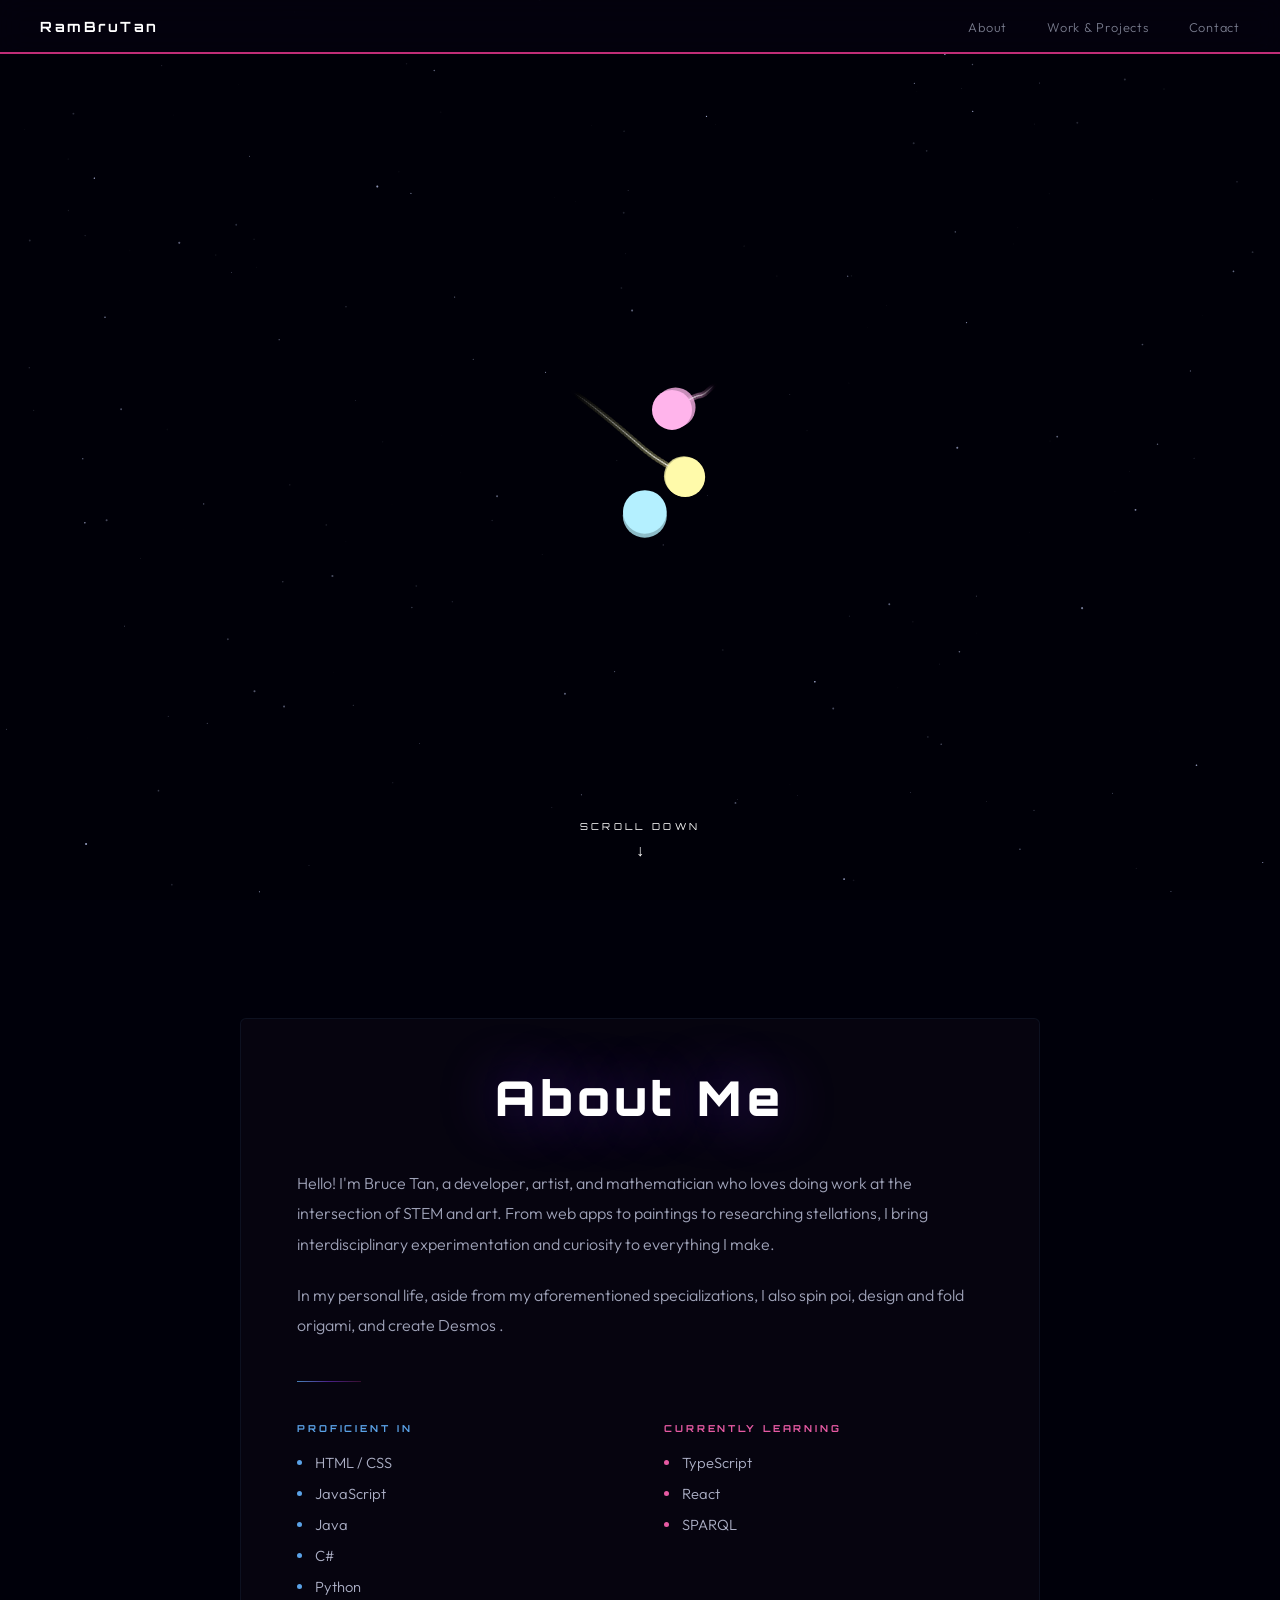
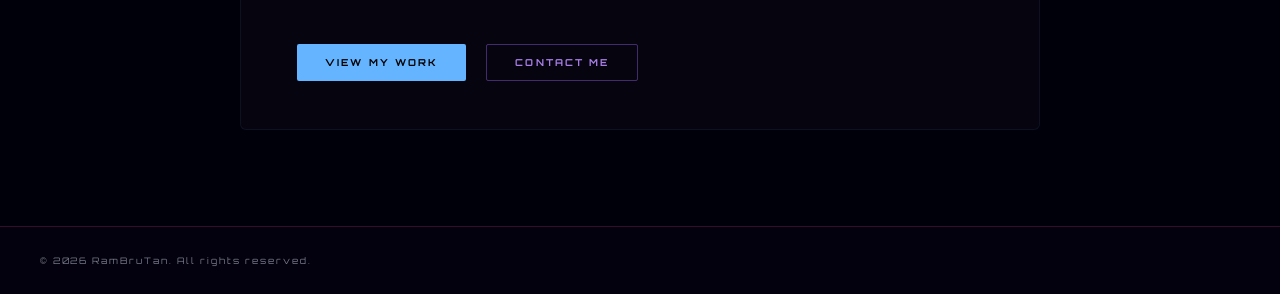
<file: index.html>
<!DOCTYPE html>
<html lang="en">
<head>
  <meta charset="UTF-8" />
  <meta name="viewport" content="width=device-width, initial-scale=1.0" />
  <title>RamBruTan — Portfolio</title>

  <link rel="preconnect" href="https://fonts.googleapis.com" />
  <link rel="preconnect" href="https://fonts.gstatic.com" crossorigin />
  <link href="https://fonts.googleapis.com/css2?family=Orbitron:wght@400;700;900&family=Outfit:wght@300;400;500&display=swap" rel="stylesheet" />

  <link rel="stylesheet" href="global.css" />
</head>
<body class="page-index">

  <!-- Fixed canvas background, never scrolls -->
  <canvas id="canvas"></canvas>

  <!-- Fixed nav sits above the canvas -->
  <nav>
    <a href="https://github.com/RamBruTan" class="nav-logo">RamBruTan<span class="accent"></span></a>
    <ul class="nav-links">
      <li><a href="#about">About</a></li>
      <li><a href="projects.html">Work & Projects</a></li>
      <li><a href="contact.html">Contact</a></li>
    </ul>
  </nav>

  <!-- Everything inside main scrolls over the fixed canvas -->
  <main>

    <!-- Hero transparent spacer, shows the canvas behind it -->
    <section id="hero">
      <!-- Scroll hint — absolutely anchored to the bottom of the hero spacer -->
      <div id="scroll-hint">
        <span>Scroll Down</span>
        <span class="arrow">↓</span>
      </div>
    </section>

    <!-- About content on a semi-transparent card -->
    <section id="about">
      <div class="about-card">

        <h1 class="about-heading">About Me</h1>

        <p class="about-bio">
          Hello! I'm Bruce Tan, a developer, artist, and
          mathematician who loves doing work at the intersection of STEM and art.
          From web apps to paintings to researching stellations, I bring interdisciplinary
          experimentation and curiosity to everything I make.
        </p>
        <p class="about-bio">
          In my personal life, aside from my aforementioned specializations, I also spin poi,
          design and fold origami, and create Desmos .
        </p>

        <div class="divider"></div>

        <div class="skills-grid">
          <div>
            <p class="skills-column-label blue">Proficient In</p>
            <ul class="skills-list">
              <li><span class="sk b"></span>HTML / CSS</li>
              <li><span class="sk b"></span>JavaScript</li>
              <li><span class="sk b"></span>Java</li>
              <li><span class="sk b"></span>C#</li>
              <li><span class="sk b"></span>Python</li>
            </ul>
          </div>
          <div>
            <p class="skills-column-label pink">Currently Learning</p>
            <ul class="skills-list">
              <li><span class="sk m"></span>TypeScript</li>
              <li><span class="sk m"></span>React</li>
              <li><span class="sk m"></span>SPARQL</li>
            </ul>
          </div>
        </div>

        <div class="button-row">
          <a href="projects.html" class="btn btn-solid">View My Work</a>
          <a href="contact.html"  class="btn btn-outline">Contact Me</a>
        </div>

      </div>
    </section>

  </main>

  <footer>
    <span class="footer-text">© 2026 RamBruTan. All rights reserved.</span>
  </footer>


  <script>

    const canvas = document.getElementById('canvas');
    const ctx    = canvas.getContext('2d');
    const DPR    = Math.min(window.devicePixelRatio || 1, 2);

    let canvasWidth  = 0;
    let canvasHeight = 0;

    function resizeCanvas() {
      canvasWidth  = window.innerWidth;
      canvasHeight = window.innerHeight;
      canvas.width  = Math.round(canvasWidth  * DPR);
      canvas.height = Math.round(canvasHeight * DPR);
      canvas.style.width  = canvasWidth  + 'px';
      canvas.style.height = canvasHeight + 'px';
      ctx.setTransform(DPR, 0, 0, DPR, 0, 0);
      rebuildStars();
    }

    window.addEventListener('resize', resizeCanvas);


    // star background

    const STAR_COUNT = 220;
    let stars = [];

    function rebuildStars() {
      stars = [];
      for (let i = 0; i < STAR_COUNT; i++) {
        stars.push({
          x:         Math.random() * canvasWidth,
          y:         Math.random() * canvasHeight,
          radius:    Math.random() * 0.9 + 0.15,
          baseAlpha: Math.random() * 0.5 + 0.12,
          phase:     Math.random() * Math.PI * 2,
          frequency: Math.random() * 0.5 + 0.2,
        });
      }
    }

    function drawStars(timeSeconds) {
      for (const star of stars) {
        const alpha = star.baseAlpha * (0.5 + 0.5 * Math.sin(timeSeconds * star.frequency + star.phase));
        ctx.beginPath();
        ctx.arc(star.x, star.y, star.radius, 0, Math.PI * 2);
        ctx.fillStyle = `rgba(200, 210, 255, ${alpha.toFixed(3)})`;
        ctx.fill();
      }
    }


    // Mouse tracking

    let mouseX = 0;
    let mouseY = 0;

    document.addEventListener('mousemove', function(event) {
      mouseX = event.clientX;
      mouseY = event.clientY;
    });


    // Physics constants

    const DOT_RADIUS       = 20;
    const DOT_MASS         = 1;
    const CURSOR_MASS      = 3;
    const G_CONSTANT       = 10;
    const SOFTENING_RADIUS = 120;   // prevents runaway acceleration up close
    const DAMPING          = 0.980;
    const MAX_SPEED        = 5;
    const RETURN_FORCE     = 1;

    // Trail constants
    const TRAIL_MAX_LENGTH  = 120;   // number of positions stored per dot
    const TRAIL_LINE_WIDTH  = 1.2;   // width of the white center line
    const TRAIL_GLOW_WIDTH  = 6;     // width of the colored glow pass

    // Upward acceleration applied as user scrolls down
    const LAUNCH_ACCELERATION = 5;

    // Dot definitions

    const DOT_COLORS = [
      '#fffaaa',  // pastel yellow
      '#ffb4eb',  // pastel magenta
      '#b4f0ff',  // pastel cyan
    ];

    const SPAWN_OFFSETS = [
      { x: -0.40, y: -0.26 },
      { x:  0.40, y: -0.32 },
      { x:  0.00, y:  0.44 },
    ];

    const dots = DOT_COLORS.map(function(color, index) {
      return {
        color:    color,
        x:        0,
        y:        0,
        vx:       0,
        vy:       0,
        born:     false,
        popScale: 0,
        popStart: 0,
        index:    index,
        trail:    [],   // stores {x, y} history for the path line
      };
    });


    // Animation State

    let animationStartTime = null;
    let lastFrameTime      = 0;
    let allDotsSpawnedAt   = null;
    let hasScrolled        = false;


    // Easing

    function easeOutBack(t) {
      const c1 = 1.70158;
      const c3 = c1 + 1;
      return 1 + c3 * Math.pow(t - 1, 3) + c1 * Math.pow(t - 1, 2);
    }


    // Scroll hint, fades in after dots finish spawning
    function showScrollHint() {
      document.getElementById('scroll-hint').style.opacity = '1';
    }

    // Scroll progress: 0 at top of page, 1 when about section reaches top of viewport
    let scrollProgress = 0;

    // Scroll listener, fades hint out linearly as user scrolls toward about section
    window.addEventListener('scroll', function() {
      const hint     = document.getElementById('scroll-hint');
      const aboutTop = document.getElementById('about').getBoundingClientRect().top + window.scrollY;
      const scrolled = Math.min(Math.max(window.scrollY, 0), aboutTop);
      const progress = aboutTop > 0 ? scrolled / aboutTop : 0;
      scrollProgress = progress;
      hint.style.transition = 'none';
      hint.style.opacity    = (1.0 - progress).toFixed(3);
    });

    /* AUTOMATIC SCROLL DOWN CODE
    function triggerScrollTransition() {
      document.getElementById('hero-hint').classList.add('hide');

      // Custom scroll, browser's built-in 'smooth' gives no control over duration or easing curve, so drive it manually with rAF

      const scrollStart    = window.scrollY;
      const scrollTarget   = document.getElementById('about').getBoundingClientRect().top + scrollStart;
      const scrollDistance = scrollTarget - scrollStart;

      // Total duration in milliseconds, increase to slow down
      const DURATION = 1800;

      // Ease-in-out sine: slow start, smooth middle, slow finish
      function easeInOutSine(t) {
        return -(Math.cos(Math.PI * t) - 1) / 2;
      }

      let startTime = null;

      function scrollStep(timestamp) {
        if (startTime === null) startTime = timestamp;

        const elapsed  = timestamp - startTime;
        const progress = Math.min(elapsed / DURATION, 1);   // clamp 0..1
        const eased    = easeInOutSine(progress);

        window.scrollTo(0, scrollStart + scrollDistance * eased);

        if (progress < 1) {
          requestAnimationFrame(scrollStep);
        }
      }

      requestAnimationFrame(scrollStep);
    }
    */


    // Update physics

    function updatePhysics(timestamp) {

      if (animationStartTime === null) {
        animationStartTime = timestamp;
        mouseX = canvasWidth  * 0.5;
        mouseY = canvasHeight * 0.5;
      }

      const elapsedSeconds = (timestamp - animationStartTime) / 1000;
      const deltaTime      = Math.min((timestamp - (lastFrameTime || timestamp)) / 1000, 0.05);
      lastFrameTime = timestamp;

      // Spawn dots at 0.5s, 0.83s, 1.16s
      for (let i = 0; i < 3; i++) {
        if (!dots[i].born && elapsedSeconds >= 0.5 + i * 0.33) {
          const span  = Math.min(canvasWidth, canvasHeight) * 0.22;
          dots[i].x   = canvasWidth  * 0.5 + SPAWN_OFFSETS[i].x * span + (Math.random() - 0.5) * 20;
          dots[i].y   = canvasHeight * 0.5 + SPAWN_OFFSETS[i].y * span + (Math.random() - 0.5) * 20;
          dots[i].vx  = (Math.random() - 0.5) * 0.6;
          dots[i].vy  = (Math.random() - 0.5) * 0.6;
          dots[i].born     = true;
          dots[i].popStart = timestamp;
          if (i === 2) allDotsSpawnedAt = timestamp;
        }
      }

      // Trigger scroll hint after all 3 born + 0.5s pause
      if (allDotsSpawnedAt !== null && !hasScrolled) {
        if ((timestamp - allDotsSpawnedAt) / 1000 >= 0.55 + 0.50) {
          hasScrolled = true;
          showScrollHint();
        }
      }

      // Gravity
      const softenSquared = SOFTENING_RADIUS * SOFTENING_RADIUS;

      for (let i = 0; i < 3; i++) {
        const dot = dots[i];
        if (!dot.born) continue;

        // Pop-in scale
        const popProgress = Math.min((timestamp - dot.popStart) / 550, 1);
        dot.popScale = popProgress < 1 ? Math.max(0, easeOutBack(popProgress)) : 1;

        // Zero velocity once dot has flown above the page and about is fully in view.
        // When scrolling back up (scrollProgress < scrollThreshold) this is false and it falls back.
        const scrollThreshold = 0.8   // 0 to 1
        if (dot.y < -canvasHeight && scrollProgress >= scrollThreshold) {
          dot.vx = 0;
          dot.vy = 0;
        }

        if (scrollProgress >= scrollThreshold) {
          // Scrolled down state: on the about section
          // Cursor force disabled, constant upward acceleration applied.
          dot.vy -= LAUNCH_ACCELERATION * deltaTime;

          // Gravity from other dots
          for (let j = 0; j < 3; j++) {
            if (i === j || !dots[j].born) continue;
            const dx = dots[j].x - dot.x;
            const dy = dots[j].y - dot.y;
            let softenedDistSq = dx * dx + dy * dy + softenSquared;
            let dist = Math.sqrt(dx * dx + dy * dy) || 0.001;
            let acceleration = (G_CONSTANT * DOT_MASS) / softenedDistSq;
            dot.vx += (dx / dist) * acceleration * deltaTime;
            dot.vy += (dy / dist) * acceleration * deltaTime;
          }

          // Return force on sides and bottom only — top is open so dots can fly out
          if (dot.x < 0)            dot.vx += RETURN_FORCE * (-dot.x / canvasWidth);
          if (dot.x > canvasWidth)  dot.vx -= RETURN_FORCE * ((dot.x - canvasWidth) / canvasWidth);
          if (dot.y > canvasHeight) dot.vy -= RETURN_FORCE * ((dot.y - canvasHeight) / canvasHeight);

        } else {
          // Normal state: scrollProgress < scrollThreshold, full physics as usual
          // Attraction from cursor
          let dx = mouseX - dot.x;
          let dy = mouseY - dot.y;
          let dist = Math.sqrt(dx * dx + dy * dy) || 0.001;
          dot.vx += (dx / dist) * G_CONSTANT * deltaTime;
          dot.vy += (dy / dist) * G_CONSTANT * deltaTime;

          // Gravity from other dots
          for (let j = 0; j < 3; j++) {
            if (i === j || !dots[j].born) continue;
            dx = dots[j].x - dot.x;
            dy = dots[j].y - dot.y;
            let softenedDistSq = dx * dx + dy * dy + softenSquared;
            dist = Math.sqrt(dx * dx + dy * dy) || 0.001;
            let acceleration = (G_CONSTANT * DOT_MASS) / softenedDistSq;
            dot.vx += (dx / dist) * acceleration * deltaTime;
            dot.vy += (dy / dist) * acceleration * deltaTime;
          }

          // Return force on all sides
          if (dot.x < 0)            dot.vx += RETURN_FORCE * (-dot.x / canvasWidth);
          if (dot.x > canvasWidth)  dot.vx -= RETURN_FORCE * ((dot.x - canvasWidth) / canvasWidth);
          if (dot.y < 0)            dot.vy += RETURN_FORCE * (-dot.y / canvasHeight);
          if (dot.y > canvasHeight) dot.vy -= RETURN_FORCE * ((dot.y - canvasHeight) / canvasHeight);
        }

        // Max speed
        if (dot.vx > MAX_SPEED)   dot.vx =  MAX_SPEED;
        if (dot.vy > MAX_SPEED)   dot.vy =  MAX_SPEED;

        // Final addition for the movement
        dot.x += dot.vx;
        dot.y += dot.vy;

        // Record current position into the trail history
        dot.trail.push({ x: dot.x, y: dot.y });
        if (dot.trail.length > TRAIL_MAX_LENGTH) {
          dot.trail.shift();   // remove oldest point once at max length
        }
      }
    }


    // Draw frame

    function drawFrame(timestamp) {

      // Semi-transparent clear, leaves a faint trail
      ctx.fillStyle = 'rgba(0, 0, 8, 0.22)';
      ctx.fillRect(0, 0, canvasWidth, canvasHeight);

      drawStars(timestamp * 0.001);

      // Draw trails, one pass for the glow, one for the white line
      for (const dot of dots) {
        if (!dot.born || dot.trail.length < 2) continue;

        const trail = dot.trail;
        const total = trail.length;

        // Pre-parse the dots hex color to rgb once per dot
        const hex = dot.color;
        const r   = parseInt(hex.slice(1, 3), 16);
        const g   = parseInt(hex.slice(3, 5), 16);
        const b   = parseInt(hex.slice(5, 7), 16);

        // Glow, wide, dot-colored, fades toward tail
        ctx.lineWidth = TRAIL_GLOW_WIDTH;
        ctx.lineCap   = 'round';
        for (let i = 1; i < total; i++) {
          const t     = i / total;          // 0 at tail, 1 at head
          const alpha = t * t * 0.18;       // quadratic fade
          ctx.beginPath();
          ctx.moveTo(trail[i - 1].x, trail[i - 1].y);
          ctx.lineTo(trail[i].x,     trail[i].y);
          ctx.strokeStyle = `rgba(${r}, ${g}, ${b}, ${alpha.toFixed(3)})`;
          ctx.stroke();
        }

        // White line, thin, fades toward tail
        ctx.lineWidth = TRAIL_LINE_WIDTH;
        ctx.lineCap   = 'round';
        for (let i = 1; i < total; i++) {
          const t     = i / total;
          const alpha = t * t * 0.7;        // quadratic fade
          ctx.beginPath();
          ctx.moveTo(trail[i - 1].x, trail[i - 1].y);
          ctx.lineTo(trail[i].x,     trail[i].y);
          ctx.strokeStyle = `rgba(255, 255, 255, ${alpha.toFixed(3)})`;
          ctx.stroke();
        }
      }

      // Solid pastel circles
      for (const dot of dots) {
        if (!dot.born || dot.popScale <= 0.005) continue;

        ctx.save();
        ctx.translate(dot.x, dot.y);
        ctx.scale(dot.popScale, dot.popScale);

        ctx.beginPath();
        ctx.arc(0, 0, DOT_RADIUS, 0, Math.PI * 2);
        ctx.fillStyle = dot.color;
        ctx.fill();

        ctx.restore();
      }
    }


    // Main loop

    function animationLoop(timestamp) {
      updatePhysics(timestamp);
      drawFrame(timestamp);
      requestAnimationFrame(animationLoop);
    }


    // Start

    resizeCanvas();
    requestAnimationFrame(animationLoop);

  </script>
</body>
</html>
</file>
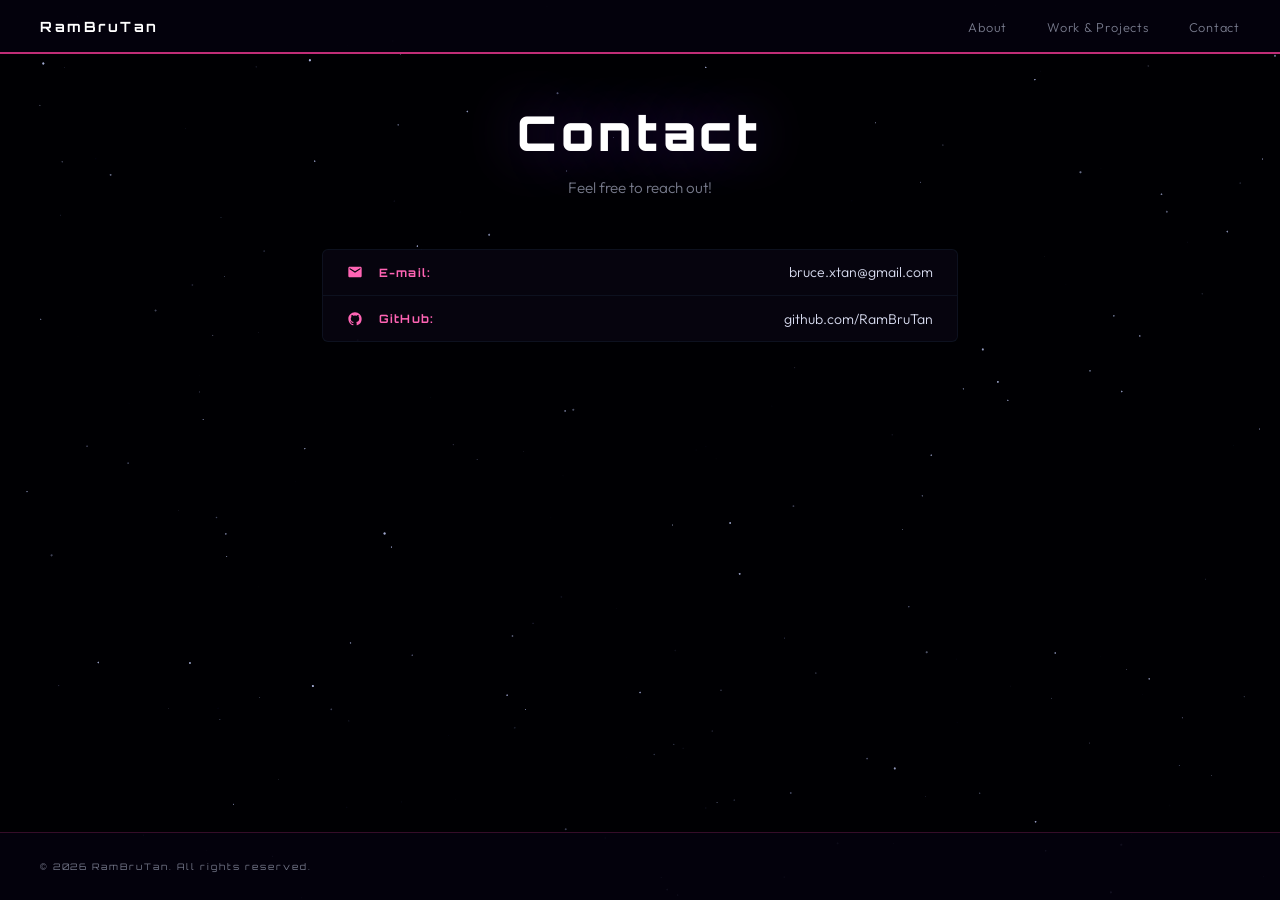
<file: contact.html>
<!DOCTYPE html>
<html lang="en">
<head>
  <meta charset="UTF-8" />
  <meta name="viewport" content="width=device-width, initial-scale=1.0" />
  <title>RamBruTan — Contact</title>

  <link rel="preconnect" href="https://fonts.googleapis.com" />
  <link rel="preconnect" href="https://fonts.gstatic.com" crossorigin />
  <link href="https://fonts.googleapis.com/css2?family=Orbitron:wght@400;700;900&family=Outfit:wght@300;400;500&display=swap" rel="stylesheet" />

  <link rel="stylesheet" href="global.css" />
</head>
<body  class="page-contact">

  <!-- Fixed canvas background, never scrolls -->
  <canvas id="canvas"></canvas>

  <!-- Fixed nav sits above the canvas -->
  <nav>
    <a href="https://github.com/RamBruTan" class="nav-logo">RamBruTan<span class="accent"></span></a>
    <ul class="nav-links">
      <li><a href="index.html#about">About</a></li>
      <li><a href="projects.html">Work & Projects</a></li>
      <li><a href="contact.html">Contact</a></li>
    </ul>
  </nav>

  <!-- Everything inside main scrolls over the fixed canvas -->
  <main>

    <h1 class="page-heading">Contact</h1>
    <p class="page-subheading">Feel free to reach out!</p>

    <div class="contact-card">

      <!-- Email -->
      <div class="contact-row is-copy" onclick="selectText(this.querySelector('.contact-value'))">
        <div class="contact-icon">
          <svg viewBox="0 0 24 24" xmlns="http://www.w3.org/2000/svg">
            <path d="M20 4H4c-1.1 0-2 .9-2 2v12c0 1.1.9 2 2 2h16c1.1 0 2-.9
                     2-2V6c0-1.1-.9-2-2-2zm0 4-8 5-8-5V6l8 5 8-5v2z"/>
          </svg>
        </div>
        <span class="contact-label">E-mail:</span>
        <span class="contact-value">bruce.xtan@gmail.com</span>
      </div>

      <!-- GitHub -->
      <a class="contact-row" href="https://github.com/RamBruTan" target="_blank">
        <div class="contact-icon">
          <svg viewBox="0 0 24 24" xmlns="http://www.w3.org/2000/svg">
            <path d="M12 2C6.48 2 2 6.48 2 12c0 4.42 2.87 8.17 6.84 9.5.5.09.68-.22.68-.48v-1.7
                     c-2.78.6-3.37-1.34-3.37-1.34-.45-1.16-1.1-1.46-1.1-1.46-.9-.62.07-.6.07-.6
                     1 .07 1.53 1.03 1.53 1.03.89 1.52 2.34 1.08 2.91.83.09-.65.35-1.08.63-1.33
                     -2.22-.25-4.55-1.11-4.55-4.94 0-1.09.39-1.98 1.03-2.68-.1-.26-.45-1.27.1-2.64
                     0 0 .84-.27 2.75 1.02A9.56 9.56 0 0 1 12 6.8a9.6 9.6 0 0 1 2.5.34
                     c1.91-1.3 2.75-1.02 2.75-1.02.55 1.37.2 2.38.1 2.64.64.7 1.03 1.59 1.03 2.68
                     0 3.84-2.34 4.68-4.57 4.93.36.31.68.92.68 1.85v2.75c0 .27.18.58.69.48
                     A10.01 10.01 0 0 0 22 12c0-5.52-4.48-10-10-10z"/>
          </svg>
        </div>
        <span class="contact-label">GitHub:</span>
        <span class="contact-value">github.com/RamBruTan</span>
      </a>

    </div>

  </main>

  <footer>
    <span class="footer-text">© 2026 RamBruTan. All rights reserved.</span>
  </footer>


  <script>

    // Select text helper to auto-highlight text on click
    function selectText(element) {
      const range     = document.createRange();
      const selection = window.getSelection();
      range.selectNodeContents(element);
      selection.removeAllRanges();
      selection.addRange(range);
    }


    // CANVAS SETUP
    // The canvas is position:fixed in CSS, so its sized to fill the screen and never move it.

    const canvas = document.getElementById('canvas');
    const ctx    = canvas.getContext('2d');
    const DPR    = Math.min(window.devicePixelRatio || 1, 2);

    let canvasWidth  = 0;
    let canvasHeight = 0;

    function resizeCanvas() {
      canvasWidth  = window.innerWidth;
      canvasHeight = window.innerHeight;
      canvas.width  = Math.round(canvasWidth  * DPR);
      canvas.height = Math.round(canvasHeight * DPR);
      canvas.style.width  = canvasWidth  + 'px';
      canvas.style.height = canvasHeight + 'px';
      ctx.setTransform(DPR, 0, 0, DPR, 0, 0);
      rebuildStars();
    }

    window.addEventListener('resize', resizeCanvas);


    // star background

    const STAR_COUNT = 220;
    let stars = [];

    function rebuildStars() {
      stars = [];
      for (let i = 0; i < STAR_COUNT; i++) {
        stars.push({
          x:         Math.random() * canvasWidth,
          y:         Math.random() * canvasHeight,
          radius:    Math.random() * 0.9 + 0.15,
          baseAlpha: Math.random() * 0.5 + 0.12,
          phase:     Math.random() * Math.PI * 2,
          frequency: Math.random() * 0.5 + 0.2,
        });
      }
    }

    function drawStars(timeSeconds) {
      for (const star of stars) {
        const alpha = star.baseAlpha * (0.5 + 0.5 * Math.sin(timeSeconds * star.frequency + star.phase));
        ctx.beginPath();
        ctx.arc(star.x, star.y, star.radius, 0, Math.PI * 2);
        ctx.fillStyle = `rgba(200, 210, 255, ${alpha.toFixed(3)})`;
        ctx.fill();
      }
    }


    // Draw frame

    function drawFrame(timestamp) {

      // Semi-transparent clear, leaves a faint trail
      ctx.fillStyle = 'rgba(0, 0, 8, 0.22)';
      ctx.fillRect(0, 0, canvasWidth, canvasHeight);

      drawStars(timestamp * 0.001);
    }


    // Main loop

    function animationLoop(timestamp) {
      drawFrame(timestamp);
      requestAnimationFrame(animationLoop);
    }


    // Start

    resizeCanvas();
    requestAnimationFrame(animationLoop);

  </script>
</body>
</html>
</file>
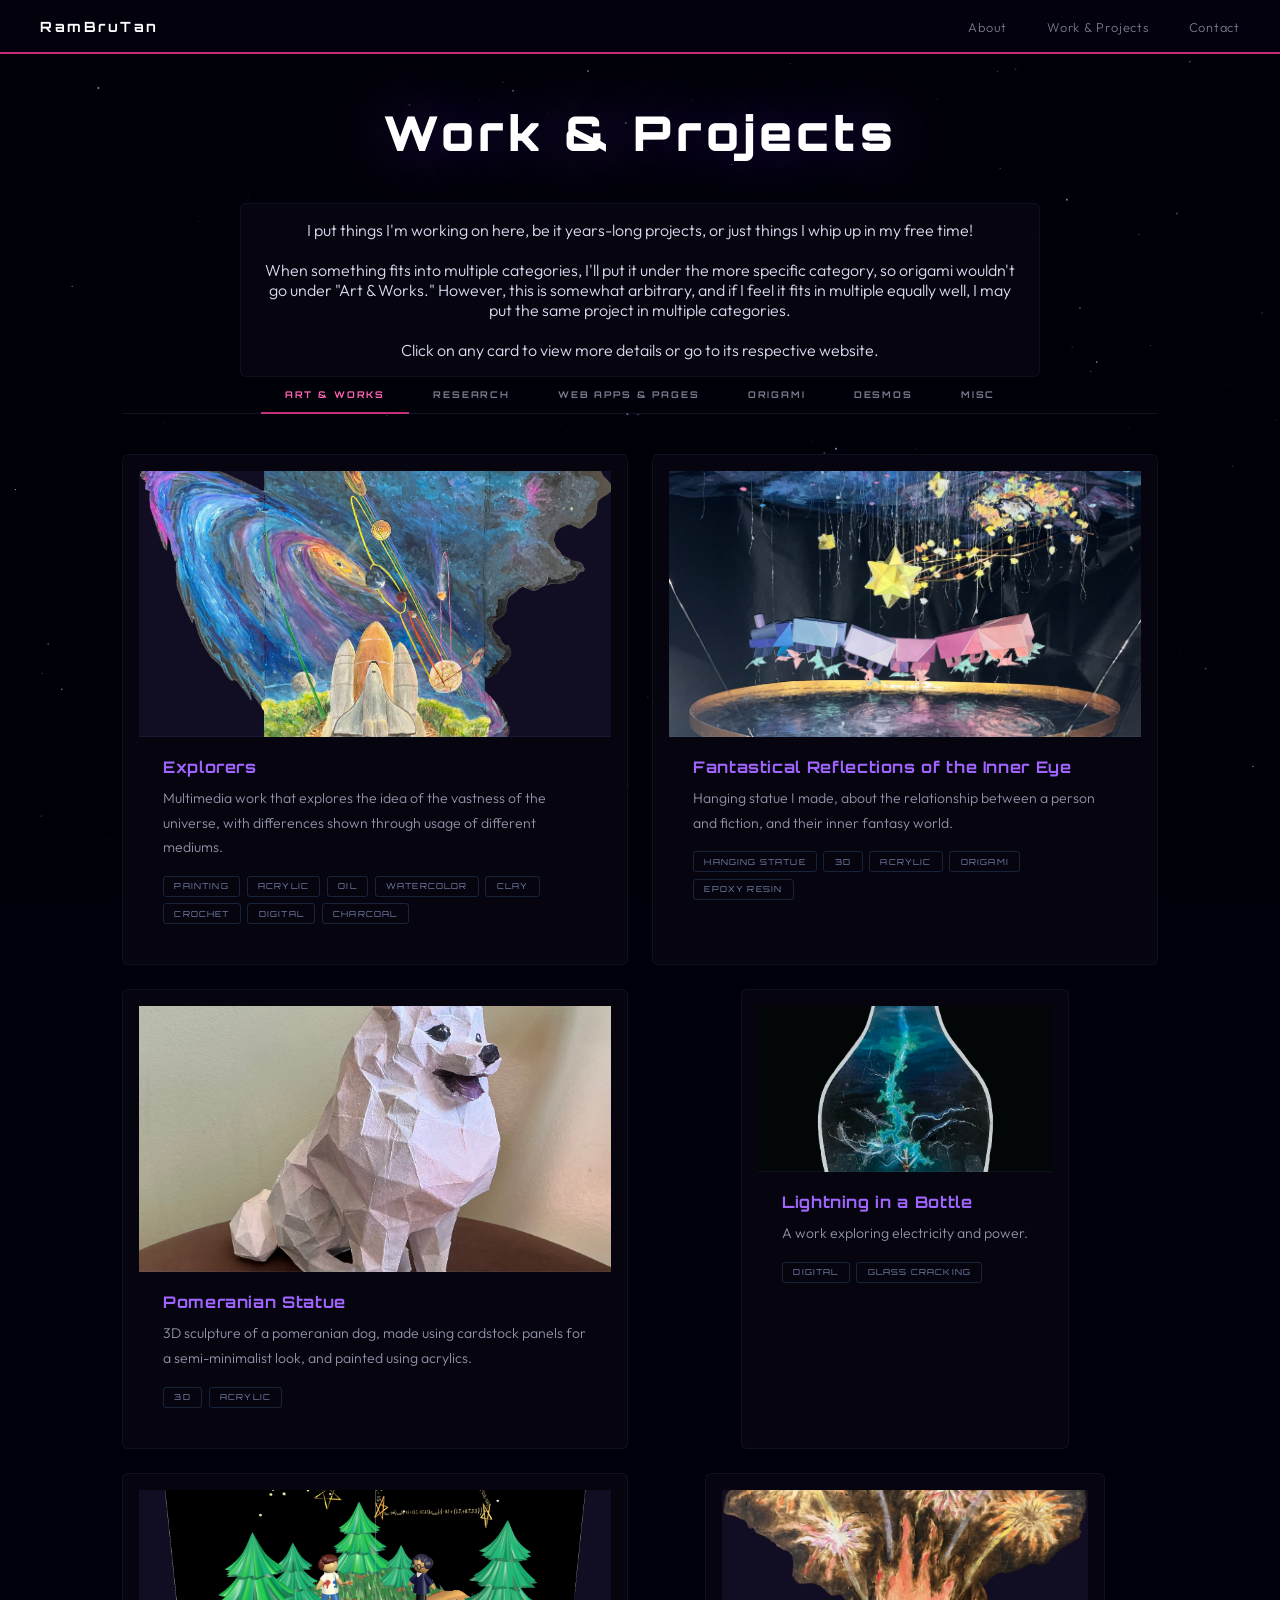
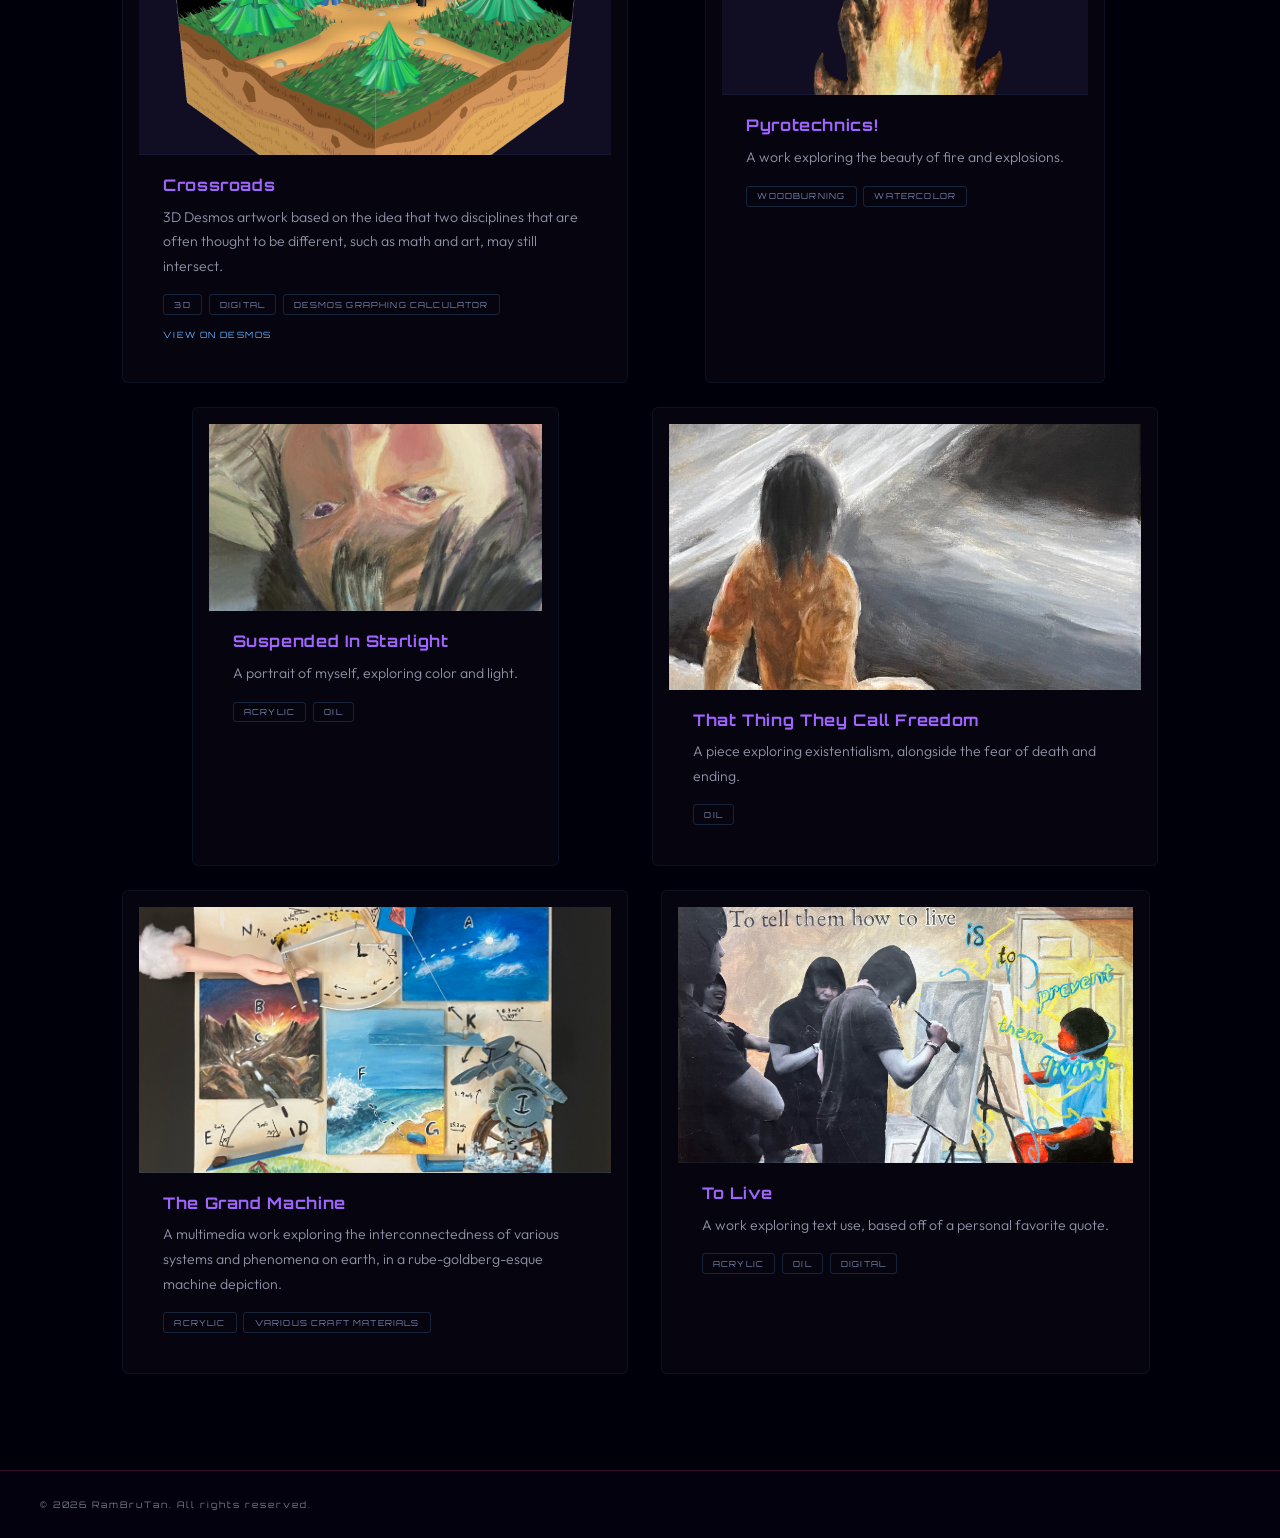
<file: projects.html>
<!-- #region main HTML stuff -->
<!DOCTYPE html>
<html lang="en">
<head>
  <meta charset="UTF-8" />
  <meta name="viewport" content="width=device-width, initial-scale=1.0" />
  <title>RamBruTan — Work & Projects</title>

  <link rel="preconnect" href="https://fonts.googleapis.com" />
  <link rel="preconnect" href="https://fonts.gstatic.com" crossorigin />
  <link href="https://fonts.googleapis.com/css2?family=Orbitron:wght@400;700;900&family=Outfit:wght@300;400;500&display=swap" rel="stylesheet" />

  <link rel="stylesheet" href="global.css" />
</head>
<body class="page-projects">

  <!-- Fixed canvas background doesn't scroll -->
  <canvas id="canvas"></canvas>

  <!-- Fixed nav sits above the canvas -->
  <nav>
    <a href="https://github.com/RamBruTan" class="nav-logo">RamBruTan<span class="accent"></span></a>
    <ul class="nav-links">
      <li><a href="index.html#about">About</a></li>
      <li><a href="projects.html">Work & Projects</a></li>
      <li><a href="contact.html">Contact</a></li>
    </ul>
  </nav>

  <main>

    <h1 class="page-heading">Work & Projects</h1>
    <div class="project-card" style="text-align: center;">
      <p>I put things I'm working on here, be it years-long projects, or just things I whip up in my free time!</p>
      <br />
      <p>When something fits into multiple categories, I'll put it under the more specific category, so origami wouldn't go under "Art & Works." However, this is somewhat arbitrary, and if I feel it fits in multiple equally well, I may put the same project in multiple categories.</p>
      <br />
      <p>Click on any card to view more details or go to its respective website.</p>
    </div>
    <!-- Tab bar -->
    <div class="tab-bar">
      <button class="tab-btn active" onclick="switchTab('art',       this)">Art & Works</button>
      <button class="tab-btn"        onclick="switchTab('research',  this)">Research</button>
      <button class="tab-btn"        onclick="switchTab('webapps',   this)">Web Apps & Pages</button>
      <button class="tab-btn"        onclick="switchTab('origami',    this)">Origami</button>
      <button class="tab-btn"        onclick="switchTab('desmos',    this)">Desmos</button>
      <button class="tab-btn"        onclick="switchTab('misc',      this)">Misc</button>
    </div>
    
<!-- #endregion-->

    <!-- #region ART & WORKS TAB -->
    <div class="tab-panel active" id="tab-art">
      <div class="project-grid">
        
        <div class="project-card"
             onclick="openArtModal(this)"
             data-title="Explorers"
             data-img="images/Explorers.png"
             data-desc="Multimedia work that explores the idea of the vastness of the universe, with differences shown through usage of different mediums, or exploring the universe by exploring differing mediums.">
          <div class="project-img" style="background-image: url('images/Explorers.png')">
          </div>
          <div class="project-info">
            <div class="project-title purple">Explorers</div>
            <p class="project-desc">
              Multimedia work that explores the idea of the vastness of the universe, with differences shown through usage of different mediums.
            </p>
            <div class="project-tags">
              <span class="tag">Painting</span>
              <span class="tag">Acrylic</span>
              <span class="tag">Oil</span>
              <span class="tag">Watercolor</span>
              <span class="tag">Clay</span>
              <span class="tag">Crochet</span>
              <span class="tag">Digital</span>
              <span class="tag">Charcoal</span>
            </div>
          </div>
        </div>

        <div class="project-card"
             onclick="openArtModal(this)"
             data-title="Fantastical Reflections of the Inner Eye"
             data-img="images/FantasticalReflectionsOfTheInnerEyeMultipleAngles.jpeg"
             data-desc="Hanging statue I made, with a ceiling made from canvases and plexiglass painted with acrylic, elastic cord to hang stuff (most hanging things are origami), and a mirror with a layer of epoxy resin for a ripple effect, like water. This piece is about the relationship between a person and fiction, a fantasy in their mind. The eye represents the person, peering into their world, with the reflections theme being about how fictional worlds often are reflections of reality in some way.">
          <div class="project-img" style="background-image: url('images/FantasticalReflectionsOfTheInnerEye.png')">
          </div>
          <div class="project-info">
            <div class="project-title purple">Fantastical Reflections of the Inner Eye</div>
            <p class="project-desc">
              Hanging statue I made, about the relationship between a person and fiction, and their inner fantasy world.
            </p>
            <div class="project-tags">
              <span class="tag">Hanging Statue</span>
              <span class="tag">3D</span>
              <span class="tag">Acrylic</span>
              <span class="tag">Origami</span>
              <span class="tag">Epoxy Resin</span>
            </div>
          </div>
        </div>

        <div class="project-card"
             onclick="openArtModal(this)"
             data-title="Pomeranian Statue"
             data-img="images/PomeranianMulti.png"
             data-desc="A gift made for a friend. This is a 3D sculpture of a pomeranian dog, made using cardstock panels for a semi-minimalist look, and painted using acrylics, using primarily yellow, pink, and green hues.">
          <div class="project-img" style="background-image: url('images/Pomeranian.png')">
          </div>
          <div class="project-info">
            <div class="project-title purple">Pomeranian Statue</div>
            <p class="project-desc">
              3D sculpture of a pomeranian dog, made using cardstock panels for a semi-minimalist look, and painted using acrylics.
            </p>
            <div class="project-tags">
              <span class="tag">3D</span>
              <span class="tag">Acrylic</span>
            </div>
          </div>
        </div>
        
        <div class="project-card"
             onclick="openArtModal(this)"
             data-title="Lightning in a Bottle"
             data-img="images/LightningInABottle.png"
             data-desc="A work depicting electricity and power. I used digital art, quite literally being electronic art. To make the complexity of the lightning, I incorporated a fractal I generated in a graphing calculator,  and to add more impact to the lightning, I layered the printed piece behind plexiglass, and then break the plexiglass with a hammer to create cracks.">
          <div class="project-img" style="background-image: url('images/LightningInABottle.png')">
          </div>
          <div class="project-info">
            <div class="project-title purple">Lightning in a Bottle</div>
            <p class="project-desc">
              A work exploring electricity and power.
            </p>
            <div class="project-tags">
              <span class="tag">Digital</span>
              <span class="tag">Glass Cracking</span>
            </div>
          </div>
        </div>

        
        <div class="project-card"
             onclick="openArtModal(this)"
             data-title="Crossroads"
             data-img="images/Crossroads.png"
             data-desc="3D Desmos artwork based on the idea that two disciplines that are often thought to be different, such as math and art, may still intersect. Selected as a featured graph for the 2025 art contest! <a href='https://www.desmos.com/3d/b8gnp1ne4g?invertedColors' target='_blank'>View here</a>.">
          <div class="project-img" style="background-image: url('images/Crossroads.png')">
          </div>
          <div class="project-info">
            <div class="project-title purple">Crossroads</div>
            <p class="project-desc">
              3D Desmos artwork based on the idea that two disciplines that are often thought to be different, such as math and art, may still intersect.
            </p>
            <div class="project-tags">
              <span class="tag">3D</span>
              <span class="tag">Digital</span>
              <span class="tag">Desmos Graphing Calculator</span>
            </div>
            <a href="https://www.desmos.com/3d/b8gnp1ne4g?invertedColors" class="project-link">View On Desmos</a>
          </div>
        </div>

        <div class="project-card"
             onclick="openArtModal(this)"
             data-title="Pyrotechnics!"
             data-img="images/Pyrotechnics!.png"
             data-desc="For this piece, I wanted to explore explosions and fire! So I asked myself, what art media is related to fire, and how I can I use it to depict a subject matter also both related to art and science? I decided to cover pyrotechnics, the art and science of designing things such as fireworks, as well as a fire on a hearth. For the media, I focused on woodburning, defining values by burning the wood to darken it.">
          <div class="project-img" style="background-image: url('images/Pyrotechnics!.png')">
          </div>
          <div class="project-info">
            <div class="project-title purple">Pyrotechnics!</div>
            <p class="project-desc">
              A work exploring the beauty of fire and explosions.
            </p>
            <div class="project-tags">
              <span class="tag">Woodburning</span>
              <span class="tag">Watercolor</span>
            </div>
          </div>
        </div>

        <div class="project-card"
             onclick="openArtModal(this)"
             data-title="Suspended In Starlight"
             data-img="images/SuspendedInStarlight.jpg"
             data-desc="A portrait of myself, exploring color and light.">
          <div class="project-img" style="background-image: url('images/SuspendedInStarlight.jpg')">
          </div>
          <div class="project-info">
            <div class="project-title purple">Suspended In Starlight</div>
            <p class="project-desc">
              A portrait of myself, exploring color and light.
            </p>
            <div class="project-tags">
              <span class="tag">Acrylic</span>
              <span class="tag">Oil</span>
            </div>
          </div>
        </div>

        <div class="project-card"
             onclick="openArtModal(this)"
             data-title="That Thing They Call Freedom"
             data-img="images/ThatThingTheyCallFreedom.jpg"
             data-desc="A piece exploring existentialism, alongside the fear of death and ending.">
          <div class="project-img" style="background-image: url('images/ThatThingTheyCallFreedom.jpg')">
          </div>
          <div class="project-info">
            <div class="project-title purple">That Thing They Call Freedom</div>
            <p class="project-desc">
              A piece exploring existentialism, alongside the fear of death and ending.
            </p>
            <div class="project-tags">
              <span class="tag">Oil</span>
            </div>
          </div>
        </div>

        <div class="project-card"
             onclick="openArtModal(this)"
             data-title="The Grand Machine"
             data-img="images/TheGrandMachine.png"
             data-desc="For this work, I focused on incorporating engineering into the piece through using the concept of a Rube Goldberg machine, while expanding on the idea by letting objects go into and leave the settings of multiple paintings as a part of the machine. The machine is meant to show the wide, varied experiences that occur throughout life and existence, before these life experiences lead to motivate in the creation of art, shown by the brush dropping into the hand at the end of the machine.">
          <div class="project-img" style="background-image: url('images/TheGrandMachine.png')">
          </div>
          <div class="project-info">
            <div class="project-title purple">The Grand Machine</div>
            <p class="project-desc">
              A multimedia work exploring the interconnectedness of various systems and phenomena on earth, in a rube-goldberg-esque machine depiction.
            </p>
            <div class="project-tags">
              <span class="tag">Acrylic</span>
              <span class="tag">Various Craft Materials</span>
            </div>
          </div>
        </div>

        <div class="project-card"
             onclick="openArtModal(this)"
             data-title="To Live"
             data-img="images/ToLive.jpg"
             data-desc="A work exploring text use, based off of a personal favorite quote. If you fear judgement and let yourself be controlled and shackled, you will never achieve as vibrant a life.">
          <div class="project-img" style="background-image: url('images/ToLive.jpg')">
          </div>
          <div class="project-info">
            <div class="project-title purple">To Live</div>
            <p class="project-desc">
              A work exploring text use, based off of a personal favorite quote.
            </p>
            <div class="project-tags">
              <span class="tag">Acrylic</span>
              <span class="tag">Oil</span>
              <span class="tag">Digital</span>
            </div>
          </div>
        </div>

      </div>
    </div>
    <!-- #endregion-->

    <!-- #region RESEARCH TAB -->
    <div class="tab-panel" id="tab-research">
      <div class="project-grid">

        <div class="project-card"
             onclick="if(this.dataset.href) window.open(this.dataset.href, '_blank')"
             data-href="https://doi.org/10.31235/osf.io/r4wu2_v1"
>
          <div class="project-img" style="background-image: url('images/PaperTitle.png')">
          </div>
          <div class="project-info">
            <div class="project-title blue">A Productivity Fixated World in the Age of AI: Investigating The Purpose of Human Art</div>
            <p class="project-desc">
              Research I conducted as a high school student on exploring the purpose of human art (and creativity in general) in a world that is becoming increasingly fixated on AI. This research analyses this through the lens of the impact of AI substitution on the artist. View the paper at its preprint DOI by clicking on this card, or on the custom web page I made for it, in the Web Apps & Pages tab.
            </p>
            <div class="project-tags">
              <span class="tag">Art</span>
              <span class="tag">Psychology</span>
              <span class="tag">AI</span>
            </div>
          </div>
        </div>

      </div>
    </div>
    <!-- #endregion-->

    <!-- #region WEB APPS & PAGES TAB -->
    <div class="tab-panel" id="tab-webapps">
      <div class="project-grid">

        <div class="project-card"
             onclick="if(this.dataset.href) window.open(this.dataset.href, '_blank')"
             data-href="https://rambrutan.github.io/matrix-calculator/">
          <div class="project-img" style="background-image: url('images/MatrixCalculator.png')">
          </div>
          <div class="project-info">
            <div class="project-title pink">Matrix Calculator</div>
            <p class="project-desc">
              Desmos style typing environment that supports matrices, along with a variety of other functions as seen in the documentation. The project was made to experiment with AI assisted coding, but the code turned out quite messy. I'll likely remake a new version myself at some point in the future for fun.
            </p>
            <div class="project-tags">
              <span class="tag">Web App</span>
              <span class="tag">TypeScript</span>
            </div>
          </div>
        </div>
        
        <div class="project-card"
             onclick="if(this.dataset.href) window.open(this.dataset.href, '_blank')"
             data-href="https://rambrutan.github.io/human-art-in-the-age-of-ai/"
>
          <div class="project-img" style="background-image: url('images/PaperTitle.png')">
          </div>
          <div class="project-info">
            <div class="project-title blue">A Productivity Fixated World in the Age of AI: Investigating The Purpose of Human Art</div>
            <p class="project-desc">
              Website I made for my high school research paper exploring the purpose of human art in a world increasingly focused on AI. The DOI can be from this web page, or from the Research tab. 
            </p>
            <div class="project-tags">
              <span class="tag">Web Page</span>
              <span class="tag">HTML & CSS</span>
            </div>
          </div>
        </div>

      </div>
    </div>
    <!-- #endregion-->
    
    <!-- #region ORIGAMI TAB -->
    <div class="tab-panel" id="tab-origami">
      <div class="project-grid">

        <div class="project-card"
             onclick="openArtModal(this)"
             data-title="Kepler-Poinsot Polyhedra"
             data-img="images/KeplerPoinsot.png"
             data-desc="Modular models for the four Kepler-Poinsot polyhedra. Each model uses 30 modules, except for the great icosahedron, which uses 90 modules, and is the least stable.">
          <div class="project-img" style="background-image: url('images/KeplerPoinsot.png')">
          </div>
          <div class="project-info">
            <div class="project-title purple">Kepler-Poinsot Polyhedra</div>
            <p class="project-desc">
              Modular models for the four Kepler-Poinsot polyhedra.
            </p>
            <div class="project-tags">
              <span class="tag">Modular</span>
              <span class="tag">Polyhedra</span>
              <span class="tag">Original</span>
            </div>
          </div>
        </div>

        <div class="project-card"
             onclick="openArtModal(this)"
             data-title="Dice"
             data-img="images/Dice.png"
             data-desc="Models for the 6 standard dice, AKA the 5 platonic solids, along with the pentagonal trapezohedron as the d10.">
          <div class="project-img" style="background-image: url('images/Dice.png')">
          </div>
          <div class="project-info">
            <div class="project-title purple">Dice</div>
            <p class="project-desc">
              Models for the 6 standard dice, AKA the 5 platonic solids, along with the pentagonal trapezohedron as the d10.
            </p>
            <div class="project-tags">
              <span class="tag">Modular</span>
              <span class="tag">Polyhedra</span>
              <span class="tag">Original</span>
            </div>
          </div>
        </div>
    
        <div class="project-card"
             onclick="openArtModal(this)"
             data-title="Rhombic Triacontahedron"
             data-img="images/RhombicTriacontahedron.png"
             data-desc="Modular model for the rhombic triacontahedron, with 30 rhombic faces made from 30 modules.">
          <div class="project-img" style="background-image: url('images/RhombicTriacontahedron.png')">
          </div>
          <div class="project-info">
            <div class="project-title purple">Rhombic Triacontahedron</div>
            <p class="project-desc">
              Modular model for the rhombic triacontahedron, with 30 rhombic faces made from 30 modules.
            </p>
            <div class="project-tags">
              <span class="tag">Modular</span>
              <span class="tag">Polyhedra</span>
              <span class="tag">Original</span>
            </div>
          </div>
        </div>

        <div class="project-card"
             onclick="openArtModal(this)"
             data-title="Witch"
             data-img="images/AraAraWitch.png"
             data-desc="One of my more complex folds so far, following Boice Wong's "Ara Ara" model and crease pattern. After completion, I also added a witch hat, making this model 2 pieces.">
          <div class="project-img" style="background-image: url('images/AraAraWitch.png')">
          </div>
          <div class="project-info">
            <div class="project-title purple">Witch</div>
            <p class="project-desc">
              One of my more complex folds so far, following Boice Wong's "Ara Ara" model and crease pattern. After completion, I also added a witch hat, making this model 2 pieces.
            </p>
            <div class="project-tags">
              <span class="tag">Human</span>
            </div>
          </div>
        </div>

        <div class="project-card"
             onclick="openArtModal(this)"
             data-title="Emu"
             data-img="images/Emu.PNG"
             data-desc="An original model for an origami emu. One of my first original single-sheet models, which helped me to learn shaping.">
          <div class="project-img" style="background-image: url('images/Emu.PNG')">
          </div>
          <div class="project-info">
            <div class="project-title purple">Emu</div>
            <p class="project-desc">
              An original model for an origami emu.
            </p>
            <div class="project-tags">
              <span class="tag">Animal</span>
              <span class="tag">Original</span>
              <span class="tag">Single-Sheet</span>
            </div>
          </div>
        </div>
      </div>
    </div>
    <!-- #endregion-->

    <!-- #region DESMOS STUFF TAB -->
    <div class="tab-panel" id="tab-desmos">
      <div class="project-grid">
        
        <div class="project-card"
             onclick="if(this.dataset.href) window.open(this.dataset.href, '_blank')"
             data-href="https://www.desmos.com/3d/gtqar3s7bd">
          <div class="project-img" style="background-image: url('images/DomainColoring.png')">
          </div>
          <div class="project-info">
            <div class="project-title blue">Domain Colorings</div>
            <p class="project-desc">
              Desmos-based domain coloring grapher for complex graphs, using color maps.
            </p>
            <div class="project-tags">
              <span class="tag">Grapher</span>
              <span class="tag">Complex Analysis</span>
            </div>
          </div>
        </div>
        
        <div class="project-card"
             onclick="if(this.dataset.href) window.open(this.dataset.href, '_blank')"
             data-href="https://www.desmos.com/3d/gzlqxytmqj">
          <div class="project-img" style="background-image: url('images/RiemannSurface.png')">
          </div>
          <div class="project-info">
            <div class="project-title blue">Riemann Surfaces - Power Functions</div>
            <p class="project-desc">
              Desmos-based riemann surface grapher for power functions, using color maps, and a 3D graphing calculator to show the branches.
            </p>
            <div class="project-tags">
              <span class="tag">Grapher</span>
              <span class="tag">Complex Analysis</span>
              <span class="tag">3D</span>
            </div>
          </div>
        </div>

        <div class="project-card"
             onclick="if(this.dataset.href) window.open(this.dataset.href, '_blank')"
             data-href="https://www.desmos.com/3d/b8gnp1ne4g?invertedColors">
          <div class="project-img" style="background-image: url('images/CrossroadsUnmodified.png')">
          </div>
          <div class="project-info">
            <div class="project-title purple">Crossroads</div>
            <p class="project-desc">
              3D Desmos artwork based on the idea that two disciplines that are often thought to be different, such as math and art, may still intersect. Selected as a featured graph for the 2025 art contest! Takes a bit to initially load.
            </p>
            <div class="project-tags">
              <span class="tag">Art</span>
              <span class="tag">3D</span>
            </div>
          </div>
        </div>

        <div class="project-card"
             onclick="if(this.dataset.href) window.open(this.dataset.href, '_blank')"
             data-href="https://www.desmos.com/calculator/vx5ail6ojv">
          <div class="project-img" style="background-image: url('images/PoiFlower.png')">
          </div>
          <div class="project-info">
            <div class="project-title blue">Poi - Flower & 3rd Order Motion Visualizer</div>
            <p class="project-desc">
              Desmos-based visualizer for flowers and 3rd order motions, epicyclical patterns within poi spinning.
            </p>
            <div class="project-tags">
              <span class="tag">Poi Spinning</span>
              <span class="tag">Visualizer</span>
              <span class="tag">2D</span>
            </div>
          </div>
        </div>

        <div class="project-card"
             onclick="if(this.dataset.href) window.open(this.dataset.href, '_blank')"
             data-href="https://www.desmos.com/3d/7ngidjdkau?translucentSurfaces=">
          <div class="project-img" style="background-image: url('images/PoiToroid.png')">
          </div>
          <div class="project-info">
            <div class="project-title blue">Poi - Toroid Visualizer</div>
            <p class="project-desc">
              Desmos-based visualizer for toroids, a type of move done within poi spinning similar to flowers, but the plane of the poi itself is also spinning.
            </p>
            <div class="project-tags">
              <span class="tag">Poi Spinning</span>
              <span class="tag">Visualizer</span>
              <span class="tag">3D</span>
            </div>
          </div>
        </div>

        <div class="project-card"
             onclick="if(this.dataset.href) window.open(this.dataset.href, '_blank')">
          <div class="project-img" style="background-image: url('images/PoiToroidNotebook.png')">
          </div>
          <div class="project-info">
            <div class="project-title blue">Poi - Toroid Visualizer [Desmos Notebook]</div>
            <p class="project-desc">
              Using Desmos notebook for the first time, based on my toroid visualizer. 2 Versions for thin and wider screens, linked below.
            </p>
            <div class="project-tags">
              <span class="tag">Poi Spinning</span>
              <span class="tag">Visualizer</span>
              <span class="tag">Notebook</span>
            </div>
            <a href="https://www.desmos.com/notebook/i5alryqumz/view" class="project-link">Wide Screen/PC</a>
            <br />
            <a href="https://www.desmos.com/notebook/97xqvmzwmk/view" class="project-link">Thin Screen/Mobile</a>
          </div>
        </div>

      </div>
    </div>
    <!-- #endregion-->

    <!-- #region MISC TAB -->
    <div class="tab-panel" id="tab-misc">
      <div class="project-grid">

        <div class="project-card"
             onclick="if(this.dataset.href) window.open(this.dataset.href, '_blank')"
             data-href="https://www.youtube.com/@AzimuthPoi">
          <div class="project-img" style="background-image: url('images/PoiYoutube.JPG')">
          </div>
          <div class="project-info">
            <div class="project-title blue">Azimuth Poi (Youtube Channel)</div>
            <p class="project-desc">
              Youtube channel where I post videos of my poi spinning!
            </p>
            <div class="project-tags">
              <span class="tag">Youtube Channel</span>
              <span class="tag">Poi Spinning</span>
            </div>
          </div>
        </div>
      </div>
    </div>
    <!-- #endregion-->

  </main>

  <footer>
    <span class="footer-text">© 2026 RamBruTan. All rights reserved.</span>
  </footer>


  <!-- Art modal, clicking the overlay closes it -->
  <div id="art-modal" onclick="handleModalClick(event)">
    <div class="art-modal-card">
      <button type="button" class="art-modal-close" onclick="closeArtModal()" aria-label="Close modal">&times;</button>
      <div class="art-modal-title" id="modal-title"></div>
      <div class="art-modal-body">
        <div class="art-modal-img"  id="modal-img"></div>
        <div class="art-modal-desc" id="modal-desc"></div>
      </div>
    </div>
  </div>

  <script>

    function openArtModal(card) {
      const title = card.getAttribute('data-title') || '';
      const img   = card.getAttribute('data-img')   || '';
      const desc  = card.getAttribute('data-desc')  || '';

      document.getElementById('modal-title').textContent = title;
      document.getElementById('modal-desc').innerHTML = desc;

      const imgEl = document.getElementById('modal-img');
      if (img) {
        imgEl.style.backgroundImage = `url('${img}')`;
        imgEl.textContent = '';
      } else {
        imgEl.style.backgroundImage = '';
        imgEl.textContent = 'No image provided';
      }

      document.getElementById('art-modal').classList.add('open');
      document.body.style.overflow = 'hidden';   // prevent background scroll
    }

    function closeArtModal() {
      document.getElementById('art-modal').classList.remove('open');
      document.body.style.overflow = '';
    }

    // Close when clicking the overlay (outside the card)
    function handleModalClick(event) {
      if (event.target === document.getElementById('art-modal')) {
        closeArtModal();
      }
    }

    // Also close on Escape key
    document.addEventListener('keydown', function(event) {
      if (event.key === 'Escape') closeArtModal();
    });


    // TAB SWITCHING
      function switchTab(name, btn) {
      // Deactivate current stuff
      document.querySelectorAll('.tab-btn').forEach(function (b) {
        b.classList.remove('active');
      });

      document.querySelectorAll('.tab-panel').forEach(function (p) {
        p.classList.remove('active');
      });

      // Activate the tab
      if (!btn) {
        btn = Array.from(document.querySelectorAll('.tab-btn')).find(
          function (b) {
            return b.getAttribute('onclick')?.includes("'" + name + "'");
          }
        );
      }

      if (btn) btn.classList.add('active');

      const panel = document.getElementById('tab-' + name);
      if (panel) panel.classList.add('active');
    }

    function openTabFromURL() {
      const name = window.location.hash.substring(1).toLowerCase();

      if (name && document.getElementById('tab-' + name)) {
        switchTab(name);
      }
    }

    // Support direct links and links clicked on the current page
    window.addEventListener('hashchange', openTabFromURL);
    openTabFromURL();


    // CANVAS SETUP
    // The canvas is position:fixed in CSS, so its sized to fill the screen and never move it.

    const canvas = document.getElementById('canvas');
    const ctx    = canvas.getContext('2d');
    const DPR    = Math.min(window.devicePixelRatio || 1, 2);

    let canvasWidth  = 0;
    let canvasHeight = 0;

    function resizeCanvas() {
      canvasWidth  = window.innerWidth;
      canvasHeight = window.innerHeight;
      canvas.width  = Math.round(canvasWidth  * DPR);
      canvas.height = Math.round(canvasHeight * DPR);
      canvas.style.width  = canvasWidth  + 'px';
      canvas.style.height = canvasHeight + 'px';
      ctx.setTransform(DPR, 0, 0, DPR, 0, 0);
      rebuildStars();
    }

    window.addEventListener('resize', resizeCanvas);


    // star background

    const STAR_COUNT = 220;
    let stars = [];

    function rebuildStars() {
      stars = [];
      for (let i = 0; i < STAR_COUNT; i++) {
        stars.push({
          x:         Math.random() * canvasWidth,
          y:         Math.random() * canvasHeight,
          radius:    Math.random() * 0.9 + 0.15,
          baseAlpha: Math.random() * 0.5 + 0.12,
          phase:     Math.random() * Math.PI * 2,
          frequency: Math.random() * 0.5 + 0.2,
        });
      }
    }

    function drawStars(timeSeconds) {
      for (const star of stars) {
        const alpha = star.baseAlpha * (0.5 + 0.5 * Math.sin(timeSeconds * star.frequency + star.phase));
        ctx.beginPath();
        ctx.arc(star.x, star.y, star.radius, 0, Math.PI * 2);
        ctx.fillStyle = `rgba(200, 210, 255, ${alpha.toFixed(3)})`;
        ctx.fill();
      }
    }


    // Draw frame

    function drawFrame(timestamp) {

      // Semi-transparent clear, leaves a faint trail
      ctx.fillStyle = 'rgba(0, 0, 8, 0.22)';
      ctx.fillRect(0, 0, canvasWidth, canvasHeight);

      drawStars(timestamp * 0.001);
    }


    // Main loop

    function animationLoop(timestamp) {
      drawFrame(timestamp);
      requestAnimationFrame(animationLoop);
    }


    // Start

    resizeCanvas();
    requestAnimationFrame(animationLoop);

  </script>
</body>
</html>
</file>
<file: global.css>
/* #region SHARED STUFF */

:root {
  --color-bg:      #00000a;
  --color-text:    #d8dcf0;
  --color-muted:   #777a8c;
  --color-blue:    rgb(100, 180, 255);
  --color-purple:  rgb(160, 100, 255);
  --color-pink:    rgb(255, 100, 180);
  --nav-height:    54px;

  /* Card background */
  --card-bg:       rgba(8, 6, 18, 0.82);
  --card-border:   rgba(100, 180, 255, 0.07);
}

*, *::before, *::after { box-sizing: border-box; margin: 0; padding: 0; }
html { font-size: 16px; }

body {
  background-color: var(--color-bg);
  color: var(--color-text);
  font-family: 'Outfit', sans-serif;
  font-weight: 300;
  overflow-x: hidden;

  min-height: 100vh;
  display: flex;
  flex-direction: column;
}

a { text-decoration: none; color: inherit; }
::selection { background: rgba(140, 60, 255, 0.4); color: #fff; }


/* Canvas, fixed background */
#canvas {
  position: fixed;
  top: 0;
  left: 0;
  width: 100vw;
  height: 100vh;
  display: block;
  z-index: 0;
}


/* Nav, fixed navigation bar */
nav {
  position: fixed;
  top: 0; left: 0; right: 0;
  z-index: 300;
  height: var(--nav-height);
  display: flex;
  align-items: center;
  justify-content: space-between;
  padding: 0 2.5rem;
  background: rgba(4, 2, 14, 0.88);
  backdrop-filter: blur(14px);
  -webkit-backdrop-filter: blur(14px);
  border-bottom: 2px solid rgba(255, 60, 155, 0.75);
}

.nav-logo {
  font-family: 'Orbitron', sans-serif;
  font-size: 0.88rem;
  font-weight: 700;
  letter-spacing: 0.18em;
  color: #fff;
}
.nav-logo .accent { color: var(--color-blue); }

.nav-links { list-style: none; display: flex; gap: 2.5rem; }
.nav-links a {
  font-size: 0.8rem;
  letter-spacing: 0.06em;
  color: var(--color-muted);
  transition: color 0.2s ease;
}
.nav-links a:hover { color: var(--color-pink); }


/* Main scroll wrapper */
main {
  position: relative;
  z-index: 1;
}


/* Page heading */
.page-heading {
  font-family: 'Orbitron', sans-serif;
  font-size: clamp(1.8rem, 5vw, 3rem);
  font-weight: 900;
  letter-spacing: 0.1em;
  color: #fff;
  text-align: center;
  text-shadow:
    0 0 60px rgba(140, 60, 255, 0.45),
    0 0 120px rgba(68, 155, 255, 0.12);
}


/* Footer */
footer {
  position: relative;
  z-index: 1;
  background: rgba(4, 2, 14, 0.90);
  border-top: 1px solid rgba(255, 60, 155, 0.20);
  padding: 1.75rem 2.5rem;
  display: flex;
  align-items: center;
  justify-content: space-between;
  flex-wrap: wrap;
  gap: 1rem;
}

.footer-text {
  font-family: 'Orbitron', sans-serif;
  font-size: 0.56rem;
  letter-spacing: 0.22em;
  color: var(--color-muted);
}

::-webkit-scrollbar { width: 4px; }
::-webkit-scrollbar-track { background: #000; }
::-webkit-scrollbar-thumb { background: rgba(160, 100, 255, 0.25); border-radius: 2px; }

/* #endregion */

/* #region INDEX PAGE STUFF */

/* Hero spacer */
#hero {
  height: 100vh;
  width: 100%;
  background: transparent;
  position: relative;
}

/* Scroll text telling user to scroll */
#scroll-hint {
  position: absolute;
  bottom: 2.5rem;
  left: 50%;
  transform: translateX(-50%);
  display: flex;
  flex-direction: column;
  align-items: center;
  gap: 0.5rem;
  font-family: 'Orbitron', sans-serif;
  font-size: 0.6rem;
  letter-spacing: 0.35em;
  text-transform: uppercase;
  color: #ffffff;
  white-space: nowrap;
  pointer-events: none;
  opacity: 0;
  transition: opacity 0.8s ease;
  text-align: center;
}

#scroll-hint .arrow {
  font-size: 1rem;
  letter-spacing: 0;
}

/* About section */
#about {
  position: relative;
  min-height: 100vh;
  padding: calc(var(--nav-height) + 4rem) 2rem 6rem;
  background: transparent;
}

/* The card that the text sits on */
.about-card {
  max-width: 800px;
  margin: 0 auto;
  background: var(--card-bg);
  border: 1px solid var(--card-border);
  border-radius: 6px;
  padding: 3rem 3.5rem;

  /* Backdrop blur so the card feels layered */
  backdrop-filter: blur(10px);
  -webkit-backdrop-filter: blur(10px);
}

.about-heading {
  font-family: 'Orbitron', sans-serif;
  font-size: clamp(1.8rem, 5vw, 3rem);
  font-weight: 900;
  letter-spacing: 0.1em;
  color: #fff;
  text-align: center;
  margin-bottom: 2.5rem;
  text-shadow:
    0 0 60px rgba(140, 60, 255, 0.45),
    0 0 120px rgba(68, 155, 255, 0.12);
}

.about-bio {
  font-size: 1rem;
  line-height: 1.9;
  color: rgba(210, 215, 240, 0.75);
  margin-bottom: 1.3rem;
}
.about-bio .highlight-pink { color: var(--color-pink); font-weight: 500; }
.about-bio .highlight-blue { color: var(--color-blue); font-weight: 500; }

.divider {
  width: 64px; height: 1px;
  background: linear-gradient(90deg,
    rgba(100, 180, 255, 0.7),
    rgba(140, 60, 255, 0.5),
    rgba(255, 60, 175, 0.2));
  margin: 2.5rem 0;
}

/* Skills grid */
.skills-grid {
  display: grid;
  grid-template-columns: 1fr 1fr;
  gap: 2.5rem 3rem;
}

.skills-column-label {
  font-family: 'Orbitron', sans-serif;
  font-size: 0.60rem;
  letter-spacing: 0.30em;
  text-transform: uppercase;
  font-weight: 700;
  margin-bottom: 1.2rem;
}
.skills-column-label.blue { color: rgba(100, 180, 255, 0.90); }
.skills-column-label.pink { color: rgba(255, 100, 180, 0.90); }

.skills-list {
  list-style: none;
  display: flex;
  flex-direction: column;
  gap: 0.75rem;
}
.skills-list li {
  display: flex;
  align-items: center;
  gap: 0.8rem;
  font-size: 0.92rem;
  color: rgba(215, 220, 245, 0.80);
}

.sk { width: 5px; height: 5px; border-radius: 50%; flex-shrink: 0; }
.sk.b { background: rgba(100, 180, 255, 0.9); }
.sk.p { background: rgba(160, 100, 255, 0.9); }
.sk.m { background: rgba(255, 100, 180, 0.9); }

/* Buttons */
.button-row { display: flex; gap: 1.25rem; flex-wrap: wrap; margin-top: 3rem; }

.btn {
  display: inline-flex;
  align-items: center;
  gap: 0.5rem;
  padding: 0.72rem 1.75rem;
  font-family: 'Orbitron', sans-serif;
  font-size: 0.60rem;
  letter-spacing: 0.22em;
  text-transform: uppercase;
  font-weight: 700;
  border: none;
  border-radius: 2px;
  cursor: pointer;
  transition: transform 0.2s ease, box-shadow 0.2s ease, background 0.2s ease;
}

.btn-solid { background: var(--color-blue); color: #000; }
.btn-solid:hover {
  background: rgb(140, 210, 255);
  box-shadow: 0 0 22px rgba(100, 180, 255, 0.45);
  transform: translateY(-2px);
}

.btn-outline {
  border: 1px solid rgba(160, 100, 255, 0.40);
  color: rgba(185, 140, 255, 0.9);
  background: transparent;
}
.btn-outline:hover {
  border-color: rgba(160, 100, 255, 0.85);
  background: rgba(160, 100, 255, 0.07);
  box-shadow: 0 0 18px rgba(160, 100, 255, 0.15);
  transform: translateY(-2px);
}

@media (max-width: 600px) {
  body.page-index nav { padding: 0 1.25rem; }
  body.page-index .nav-links { gap: 1.5rem; }
  .about-card { padding: 2rem 1.5rem; }
  .skills-grid { grid-template-columns: 1fr; gap: 2rem; }
}

/* #endregion */

/* #region PROJECTS PAGE STUFF */

body.page-projects main {
  padding: calc(var(--nav-height) + 3rem) 2rem 6rem;
  max-width: 1100px;
  margin: 0 auto;
}

body.page-projects .page-heading {
  margin-bottom: 2.5rem;
}

/* Tab bar */
.tab-bar {
  display: flex;
  gap: 0;
  justify-content: center;
  margin-bottom: 2.5rem;
  border-bottom: 1px solid rgba(100, 180, 255, 0.12);
}

.tab-btn {
  font-family: 'Orbitron', sans-serif;
  font-size: 0.58rem;
  letter-spacing: 0.2em;
  text-transform: uppercase;
  font-weight: 700;
  padding: 0.75rem 1.5rem;
  border: none;
  background: none;
  color: var(--color-muted);
  cursor: pointer;
  border-bottom: 2px solid transparent;
  margin-bottom: -1px;
  transition: color 0.2s ease, border-color 0.2s ease;
}

.tab-btn:hover { color: var(--color-text); }

.tab-btn.active {
  color: var(--color-pink);
  border-bottom-color: rgba(255, 60, 155, 0.75);
}

/* Tab panels */
.tab-panel { display: none; }
.tab-panel.active { display: block; }

/* Project grid with 2 columns */
.project-grid {
  display: grid;
  grid-template-columns: 1fr 1fr;
  gap: 1.5rem;
}

/* Project card */
.project-card {
  background: var(--card-bg);
  border: 1px solid var(--card-border);
  border-radius: 6px;
  overflow: hidden;
  backdrop-filter: blur(10px);
  -webkit-backdrop-filter: blur(10px);
  transition: border-color 0.2s ease, transform 0.2s ease;
}

.project-card:hover {
  border-color: rgba(100, 180, 255, 0.22);
  transform: translateY(-2px);
}

/* Screenshot/image area */
.project-img {
  width: 100%;
  aspect-ratio: 16 / 9;
  background-color: rgba(20, 15, 40, 0.8);
  background-size: cover;
  background-position: center;
  display: flex;
  align-items: center;
  justify-content: center;
  border-bottom: 1px solid var(--card-border);
}

/* Placeholder icon shown when no image is set */
.project-img-placeholder {
  font-family: 'Orbitron', sans-serif;
  font-size: 0.55rem;
  letter-spacing: 0.2em;
  text-transform: uppercase;
  color: var(--color-muted);
}

.project-info {
  padding: 1.25rem 1.5rem 1.5rem;
}

/* Colored project title: change the class to blue/purple/pink */
.project-title {
  font-family: 'Orbitron', sans-serif;
  font-size: 1rem;
  font-weight: 700;
  letter-spacing: 0.04em;
  margin-bottom: 0.6rem;
}
.project-title.pink   { color: var(--color-pink); }
.project-title.blue   { color: var(--color-blue); }
.project-title.purple { color: var(--color-purple); }

.project-desc {
  font-size: 0.88rem;
  line-height: 1.75;
  color: rgba(210, 215, 240, 0.68);
  margin-bottom: 1rem;
}

/* Project tags row */
.project-tags {
  display: flex;
  flex-wrap: wrap;
  gap: 0.4rem;
}

.tag {
  font-family: 'Orbitron', sans-serif;
  font-size: 0.52rem;
  letter-spacing: 0.14em;
  text-transform: uppercase;
  padding: 0.28rem 0.65rem;
  border-radius: 3px;
  border: 1px solid rgba(100, 180, 255, 0.18);
  color: rgba(180, 200, 255, 0.65);
}

/* Link on the card */
.project-link {
  display: inline-block;
  margin-top: 0.85rem;
  font-family: 'Orbitron', sans-serif;
  font-size: 0.54rem;
  letter-spacing: 0.16em;
  text-transform: uppercase;
  color: var(--color-blue);
  transition: color 0.2s ease;
}
.project-link:hover { color: rgb(160, 210, 255); }

/* Art modal, clicking outside the card closes it */
#art-modal {
  display: none;
  position: fixed;
  inset: 0;
  z-index: 400;
  background: rgba(0, 0, 0, 0.75);
  backdrop-filter: blur(6px);
  -webkit-backdrop-filter: blur(6px);
  align-items: center;
  justify-content: center;
  padding: 2rem;
}

#art-modal.open {
  display: flex;
}

.art-modal-card {
  background: var(--card-bg);
  border: 1px solid rgba(160, 100, 255, 0.25);
  border-radius: 8px;
  max-width: 860px;
  width: 100%;
  max-height: 85vh;
  overflow-y: auto;
  padding: 2rem 2.5rem 2.5rem;
  position: relative;
  /* Stop clicks on the card from bubbling up to the overlay */
  pointer-events: all;
}

.art-modal-title {
  font-family: 'Orbitron', sans-serif;
  font-size: 1.1rem;
  font-weight: 700;
  letter-spacing: 0.06em;
  color: var(--color-purple);
  text-align: center;
  margin-bottom: 1.75rem;
}

.art-modal-body {
  display: grid;
  grid-template-columns: 1fr 1fr;
  gap: 2rem;
  align-items: start;
}

/* Image side — same style as card image areas */
.art-modal-img {
  width: 100%;
  aspect-ratio: 4 / 3;
  background-color: rgba(20, 15, 40, 0.8);
  background-size: contain;
  background-position: center;
  background-repeat: no-repeat;
  border-radius: 4px;
  border: 1px solid var(--card-border);
  display: flex;
  align-items: center;
  justify-content: center;
}

.art-modal-desc {
  font-size: 0.92rem;
  line-height: 1.85;
  color: rgba(210, 215, 240, 0.78);
}

.art-modal-desc a {
  color: var(--color-blue);
  text-decoration: underline;
  text-underline-offset: 3px;
}

.art-modal-desc a:hover {
  color: rgb(160, 210, 255);
}

@media (max-width: 640px) {
  .art-modal-body { grid-template-columns: 1fr; }
  .art-modal-card { padding: 1.5rem; }
}

/* Art cards open a modal, link cards redirect to data-href */
#tab-art .project-card,
#tab-research .project-card,
#tab-webapps .project-card,
#tab-misc .project-card {
  cursor: pointer;
}

@media (max-width: 600px) {
  body.page-projects nav { padding: 0 1.25rem; }
  body.page-projects .nav-links { gap: 1.5rem; }
  body.page-projects main { padding: calc(var(--nav-height) + 2rem) 1.25rem 4rem; }
  .project-grid { grid-template-columns: 1fr; }
  .tab-btn { padding: 0.65rem 1rem; font-size: 0.52rem; }
}

.project-card {
  max-width: 800px;
  margin: 0 auto;
  background: var(--card-bg);
  border: 1px solid var(--card-border);
  border-radius: 6px;
  padding: 1rem 1rem;
  backdrop-filter: blur(10px);
  -webkit-backdrop-filter: blur(10px);
}

.art-modal-close {
  position: absolute;
  top: 0.7rem;
  right: 0.9rem;

  background: none;
  border: none;
  color: var(--color-muted);

  font-family: Arial, sans-serif;
  font-size: 1.8rem;
  font-weight: 300;
  line-height: 1;

  cursor: pointer;
  padding: 0.25rem 0.4rem;

  transition: color 0.2s ease, transform 0.2s ease;
}

.art-modal-close:hover {
  color: var(--color-pink);
  transform: scale(1.1);
}

/* #endregion */

/* #region CONTACT PAGE STUFF */

body.page-contact main {
  padding: calc(var(--nav-height) + 3rem) 2rem 6rem;
  max-width: 700px;
  margin: 0 auto;
  width: 100%;
  flex: 1;
}

body.page-contact .page-heading {
  margin-bottom: 0.75rem;
}

.page-subheading {
  font-size: 0.95rem;
  color: var(--color-muted);
  text-align: center;
  margin-bottom: 3rem;
  line-height: 1.7;
}

/* The card that the text sits on */
.contact-card {
  background: var(--card-bg);
  border: 1px solid var(--card-border);
  border-radius: 6px;
  backdrop-filter: blur(10px);
  -webkit-backdrop-filter: blur(10px);
  overflow: hidden;
}

/* Each contact row */
.contact-row {
  display: flex;
  align-items: center;
  gap: 1rem;
  padding: 0.85rem 1.5rem;
  border-bottom: 1px solid var(--card-border);
  transition: background 0.2s ease;
}

.contact-row:last-child {
  border-bottom: none;
}

.contact-row:hover {
  background: rgba(100, 180, 255, 0.03);
}

/* contact-row used as a plain div (copy rows) gets pointer cursor */
.contact-row.is-copy {
  cursor: pointer;
}

/* Icon */
.contact-icon {
  display: flex;
  align-items: center;
  justify-content: center;
  flex-shrink: 0;
}

.contact-icon svg {
  width: 16px;
  height: 16px;
  fill: var(--color-pink);
}

/* Label */
.contact-label {
  font-family: 'Orbitron', sans-serif;
  font-size: 0.72rem;
  font-weight: 700;
  letter-spacing: 0.1em;
  color: var(--color-pink);
  flex-shrink: 0;
  min-width: 90px;
}

.contact-value {
  font-size: 0.88rem;
  color: var(--color-text);
  margin-left: auto;
  text-align: right;
  white-space: nowrap;
  overflow: hidden;
  text-overflow: ellipsis;
  user-select: text;
}

@media (max-width: 600px) {
  body.page-contact nav { padding: 0 1.25rem; }
  body.page-contact .nav-links { gap: 1.5rem; }
  body.page-contact main { padding: calc(var(--nav-height) + 2rem) 1.25rem 4rem; }
  .contact-row { padding: 1.5rem; gap: 1rem; }
}

/* #endregion */
</file>
